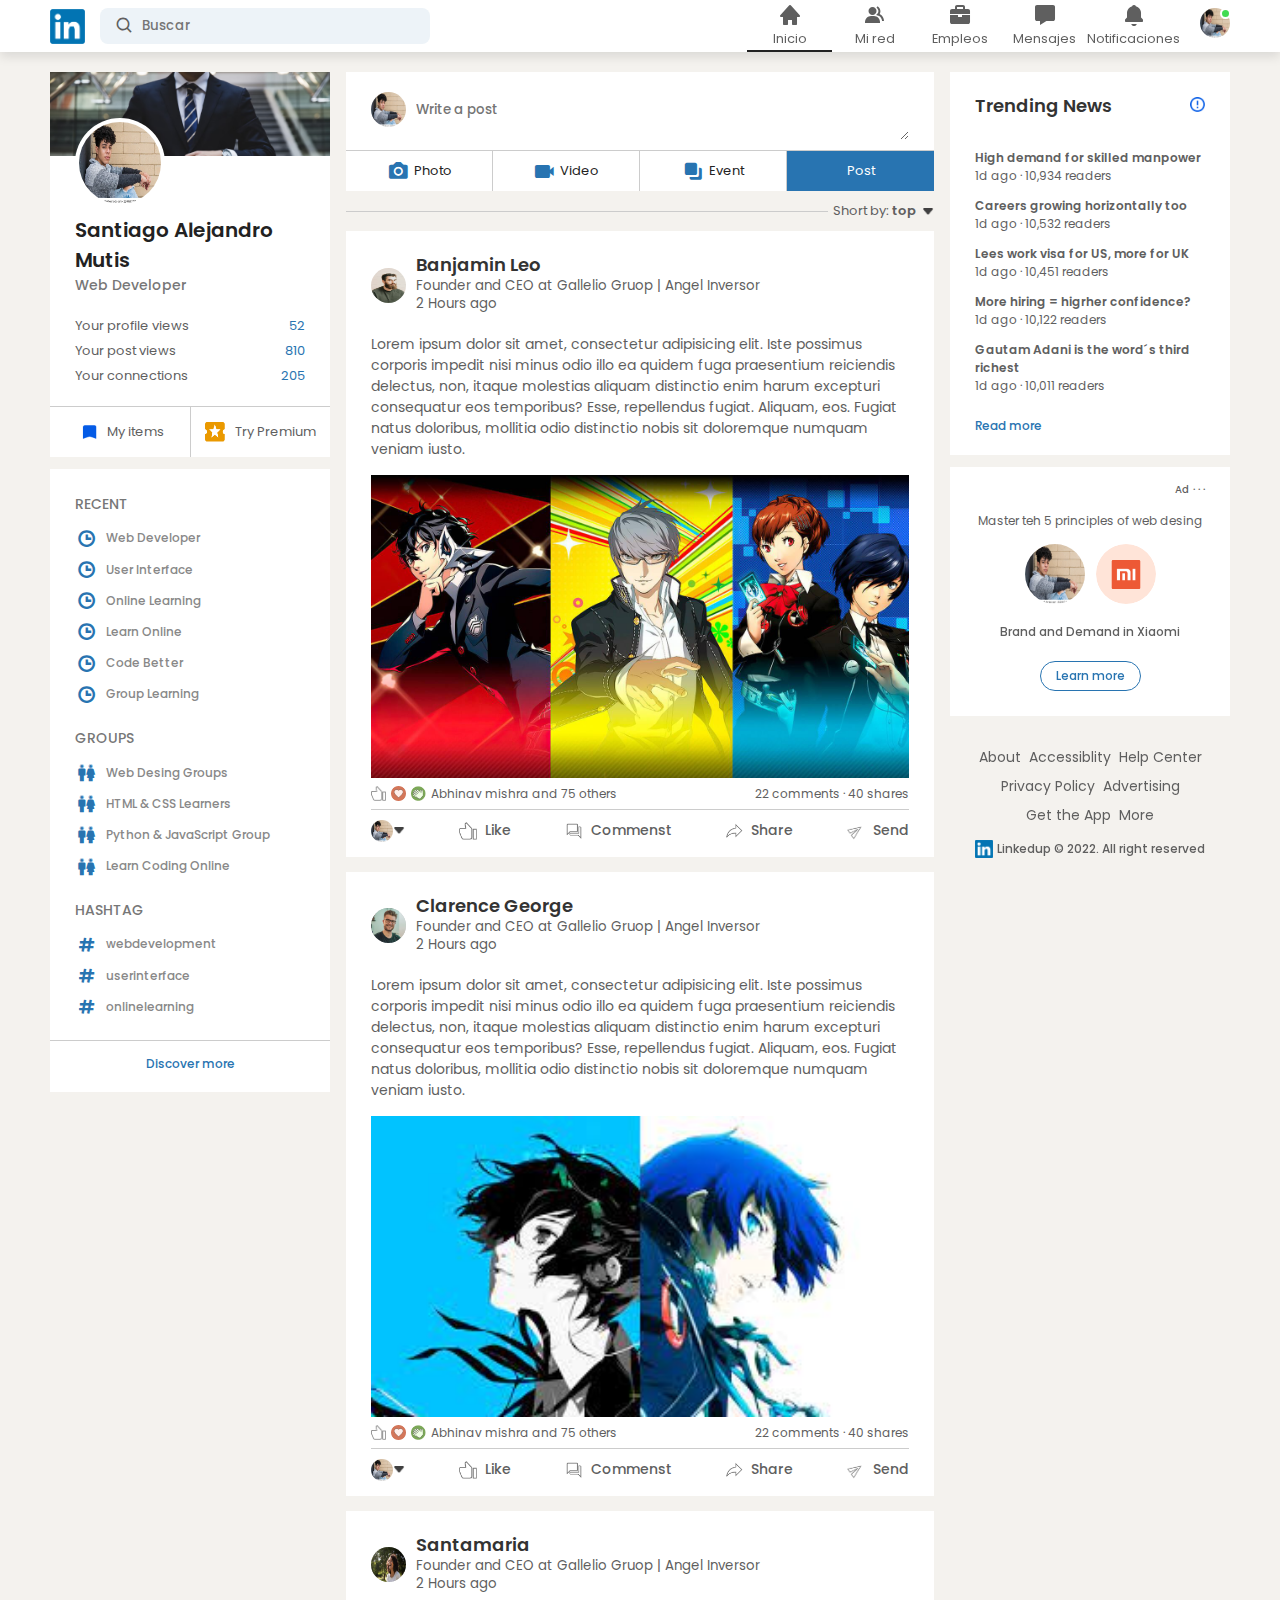
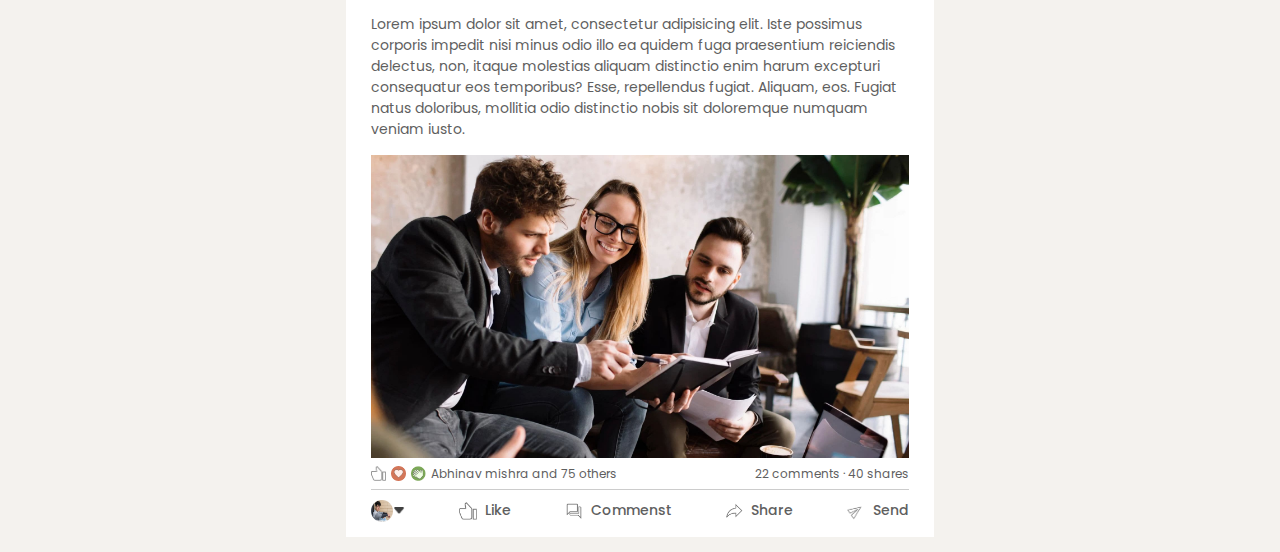
<file: index.html>
<!DOCTYPE html>
<html lang="en">
<head>
  <meta charset="UTF-8">
  <meta name="viewport" content="width=device-width, initial-scale=1.0">
  <title>Linkedin</title>
  <link rel="stylesheet" href="css/style.css">
  <link href='https://unpkg.com/boxicons@2.1.4/css/boxicons.min.css' rel='stylesheet'>
</head>
<body>

    <!-- Header -->
    <header>
      <div class="header__container container">
        <div class="header__left">
          <a href="index.html" class="logo">
            <img src="img/logo.webp" alt="logo" class="logo__img">
          </a>
          <form class="search">
            <i class='search__icon bx bx-search'></i>
            <input class="search__input" type="text" placeholder="Buscar">
          </form>
        </div>
        <div class="header__right">
          <nav class="navigation">
            <ul class="navigation__list">
              <li class="navigation__item">
                <a href="" class="navigation__link active-link">
                  <i class='navigation__icon bx bxs-home'></i>
                  <span class="navigation__span">Inicio</span>
                </a>
              </li>
              <li class="navigation__item">
                <a href="" class="navigation__link">
                  <i class='navigation__icon bx bxs-group'></i>
                  <span class="navigation__span">Mi red</span>
                </a>
              </li>
              <li class="navigation__item">
                <a href="" class="navigation__link">
                  <i class='navigation__icon bx bxs-briefcase'></i>
                  <span class="navigation__span">Empleos</span>
                </a>
              </li>
              <li class="navigation__item">
                <a href="" class="navigation__link">
                  <i class='navigation__icon bx bxs-message'></i>
                  <span class="navigation__span">Mensajes</span>
                </a>
              </li>
              <li class="navigation__item">
                <a href="" class="navigation__link">
                  <i class='navigation__icon bx bxs-bell'></i>
                  <span class="navigation__span">Notificaciones</span>
                </a>  
              </li>
            </ul>
            <!-- Profile menu -->
        <div class="profile">
          <div class="online">   
            <div class="profile-icon navigation__profile">
              <img src="img/user-4.png" alt="profile" />
                <div class="profile-menu-wrap">
                  <div class="profile-menu">
                    <div class="user-info">
                      <img src="img/user-4.png" />
                    <div>
                      <h3>Reinel Hernandez</h3>
                      <a href="profile.html">Seeyour profile</a>
                    </div>
                  </div>
                  <hr />
                  <a href="#" class="profile-menu-link">
                    <img src="img/feedback.png" />
                    <p>Give Feebdack</p>
                    <span>></span>
                  </a>
                  <a href="#" class="profile-menu-link">
                    <img src="img/setting.png" />
                    <p>Setting & Privacy</p>
                    <span>></span>
                  </a>
                  <a href="#" class="profile-menu-link">
                    <img src="img/help.png" />
                    <p>Help & Support</p>
                    <span>></span>
                  </a>
                  <a href="#" class="profile-menu-link">
                    <img src="img/display.png" />
                    <p>Display & Accessiblity</p>
                    <span>></span>
                  </a>
                  <a href="#" class="profile-menu-link">
                    <img src="img/logout.png" />
                    <p>Logout</p>
                    <span>></span>
                  </a>
                </div>
              </div>
            </div>
          </nav>
        </div>
      </div>
    </header>

    <!--layout-->
      <div class="content-layout container">

      <!-- Left Sidebar -->
      <aside class="sidebar">
          <div class="sidebar-profile-box">
            <img src="img/cover-pic.png" width="100%">
            <div class="sidebar-profile-info">
              <img src="img/user-4.png">
              <h1>Santiago Alejandro Mutis</h1>
              <h3>Web Developer</h3>
              <ul>
                <li>Your profile views <span>52</span></li>
                <li>Your post views <span>810</span></li>
                <li>Your connections <span>205</span></li>
              </ul>
            </div>
            <div class="sidebar-profile-link">
              <a href="#"><img src="img/items.png">My items</a>
              <a href="#"><img src="img/premium.png">Try Premium</a>
            </div>
          </div>

          <div class="sidebar-activity">
            <h3>RECENT</h3>
            <a href="#"><i class="bx bx-time"></i> Web Developer </a>
            <a href="#"><i class="bx bx-time"></i> User Interface </a>
            <a href="#"><i class="bx bx-time"></i> Online Learning </a>
            <a href="#"><i class="bx bx-time"></i> Learn Online </a>
            <a href="#"><i class="bx bx-time"></i> Code Better </a>
            <a href="#"><i class="bx bx-time"></i> Group Learning </a>
            <h3>GROUPS</h3>
            <a href="#"><i class="bx bx-male-female"></i> Web Desing Groups </a>
            <a href="#"><i class="bx bx-male-female"></i> HTML &amp; CSS Learners </a>
            <a href="#"><i class="bx bx-male-female"></i> Python &amp; JavaScript Group </a>
            <a href="#"><i class="bx bx-male-female"></i> Learn Coding Online </a>
            <h3>HASHTAG</h3>
            <a href="#"><i class="bx bx-hash"></i> webdevelopment </a>
            <a href="#"><i class="bx bx-hash"></i> userinterface </a>
            <a href="#"><i class="bx bx-hash"></i> onlinelearning </a>
            <div class="discover-more-link">
              <a href="#">Discover more</a>
            </div>
          </div>
      </aside>

      <!-- Main Content-->
      <main class="main">

        <div class="create-post">
          <div class="create-post-input">
            <img src="img/user-4.png">
            <textarea rows="2" placeholder="Write a post"></textarea>
          </div>
          <div class="create-post-links">
            <li>
              <a href="#">
              <i class="bx bxs-camera"></i>
              <span>Photo</span>
              </a>
            </li>
            <li>
              <a href="#">
                <i class="bx bxs-video"></i>
                <span>Video</span>
                </a>
              </li>
            <li>
              <a href="#">
                <i class="bx bx-merge"></i>
                <span>Event</span>
              </a>
              </li>
            <li>
              <a href="#">Post</a>
            </li>
          </div>
        </div>

        <div class="short-by">
          <hr>
          <p>Short by: <span>top <img src="img/down-arrow.png"></span></p>
        </div>

        <div class="post">
          <div class="posts-author">
            <img src="img/user-2.png">
            <div>
              <h1>Banjamin Leo</h1>
              <small>Founder and CEO at Gallelio Gruop | Angel Inversor</small>
              <small>2 Hours ago</small>
            </div>
          </div>
          <p>
            Lorem ipsum dolor sit amet, consectetur adipisicing elit. Iste possimus corporis impedit nisi minus odio illo ea quidem fuga praesentium reiciendis delectus, non, itaque molestias aliquam distinctio enim harum excepturi consequatur eos temporibus? Esse, repellendus fugiat. Aliquam, eos. Fugiat natus doloribus, mollitia odio distinctio nobis sit doloremque numquam veniam iusto.
          </p>
          <img src="img/post-1.png" width="100%">

          <div class="post-stats">
            <div>
              <div class="post-stats-info">
                <img src="img/like.png">
                <img src="img/love.png">
                <img src="img/clap.png">
              </div>
              <span class="liked-users">Abhinav mishra and 75 others</span>
            </div>
            <div>
              <span>22 comments · 40 shares</span>
            </div>
          </div>
          <div class="post-activity">
            <div>
              <img src="img/user-4.png" class="post-activity-user-icon">
              <img src="img/down-arrow.png" class="post-activity-arrow-icon">
            </div>
            <div class="post-activity-link">
              <img src="img/like.png">
              <span>Like</span>
            </div>
            <div class="post-activity-link">
              <img src="img/comment.png">
              <span>Commenst</span>
            </div>
            <div class="post-activity-link">
              <img src="img/share.png">
              <span>Share</span>
            </div>
            <div class="post-activity-link">
              <img src="img/send.png">
              <span>Send</span>
            </div>
          </div>
        </div>

        <div class="post">
          <div class="posts-author">
            <img src="img/user-1.png">
            <div>
              <h1>Clarence George</h1>
              <small>Founder and CEO at Gallelio Gruop | Angel Inversor</small>
              <small>2 Hours ago</small>
            </div>
          </div>
          <p>
            Lorem ipsum dolor sit amet, consectetur adipisicing elit. Iste possimus corporis impedit nisi minus odio illo ea quidem fuga praesentium reiciendis delectus, non, itaque molestias aliquam distinctio enim harum excepturi consequatur eos temporibus? Esse, repellendus fugiat. Aliquam, eos. Fugiat natus doloribus, mollitia odio distinctio nobis sit doloremque numquam veniam iusto.
          </p>
          <img src="img/post-2.png" width="100%">

          <div class="post-stats">
            <div>
              <div class="post-stats-info">
                <img src="img/like.png">
                <img src="img/love.png">
                <img src="img/clap.png">
              </div>
              <span class="liked-users">Abhinav mishra and 75 others</span>
            </div>
            <div>
              <span>22 comments · 40 shares</span>
            </div>
          </div>
          <div class="post-activity">
            <div>
              <img src="img/user-4.png" class="post-activity-user-icon">
              <img src="img/down-arrow.png" class="post-activity-arrow-icon">
            </div>
            <div class="post-activity-link">
              <img src="img/like.png">
              <span>Like</span>
            </div>
            <div class="post-activity-link">
              <img src="img/comment.png">
              <span>Commenst</span>
            </div>
            <div class="post-activity-link">
              <img src="img/share.png">
              <span>Share</span>
            </div>
            <div class="post-activity-link">
              <img src="img/send.png">
              <span>Send</span>
            </div>
          </div>
        </div>

        <div class="post">
          <div class="posts-author">
            <img src="img/user-3.png">
            <div>
              <h1>Santamaria</h1>
              <small>Founder and CEO at Gallelio Gruop | Angel Inversor</small>
              <small>2 Hours ago</small>
            </div>
          </div>
          <p>
            Lorem ipsum dolor sit amet, consectetur adipisicing elit. Iste possimus corporis impedit nisi minus odio illo ea quidem fuga praesentium reiciendis delectus, non, itaque molestias aliquam distinctio enim harum excepturi consequatur eos temporibus? Esse, repellendus fugiat. Aliquam, eos. Fugiat natus doloribus, mollitia odio distinctio nobis sit doloremque numquam veniam iusto.
          </p>
          <img src="img/post-3.png" width="100%">

          <div class="post-stats">
            <div>
              <div class="post-stats-info">
                <img src="img/like.png">
                <img src="img/love.png">
                <img src="img/clap.png">
              </div>
              <span class="liked-users">Abhinav mishra and 75 others</span>
            </div>
            <div>
              <span>22 comments · 40 shares</span>
            </div>
          </div>
          <div class="post-activity">
            <div>
              <img src="img/user-4.png" class="post-activity-user-icon">
              <img src="img/down-arrow.png" class="post-activity-arrow-icon">
            </div>
            <div class="post-activity-link">
              <img src="img/like.png">
              <span>Like</span>
            </div>
            <div class="post-activity-link">
              <img src="img/comment.png">
              <span>Commenst</span>
            </div>
            <div class="post-activity-link">
              <img src="img/share.png">
              <span>Share</span>
            </div>
            <div class="post-activity-link">
              <img src="img/send.png">
              <span>Send</span>
            </div>
          </div>
        </div>

      </main>

      <!-- Rigth Sidebar -->
      <aside class="aside">
        
          <div class="sidebar-news">
            <img src="img/more.png" class="info-icon">
            <h3>Trending News</h3>
            <a href="#">High demand for skilled manpower</a>
            <span>1d ago · 10,934 readers</span>

            <a href="#">Careers growing horizontally too</a>
            <span>1d ago · 10,532 readers</span>

            <a href="#">Lees work visa for US, more for UK</a>
            <span>1d ago · 10,451 readers</span>

            <a href="#">More hiring = higrher confidence?</a>
            <span>1d ago · 10,122 readers</span>

            <a href="#">Gautam Adani is the word´s third richest</a>
            <span>1d ago · 10,011 readers</span>

            <a href="#" class="read-more-link">Read more</a>
          </div>

          <div class="sticky">
            <div class="sidebra-ad">
              <small>Ad · · ·</small>
              <p>Master teh 5 principles of web desing</p>
              <div>
                <img src="img/user-4.png">
                <img src="img/mi-logo.png">
              </div>
              <b>Brand and Demand in Xiaomi</b>
              <a href="#" class="ad-link">Learn more</a>
            </div>

            <div class="sidebar-userful-links">
              <a href="#">About</a>
              <a href="#">Accessiblity</a>
              <a href="#">Help Center</a>
              <a href="#">Privacy Policy</a>
              <a href="#">Advertising</a>
              <a href="#">Get the App</a>
              <a href="#">More</a>
              <div class="copyright-msg">
                <img src="img/logo.webp">
                <p>Linkedup © 2022. All right reserved</p>
              </div>
            </div>
          </div>
      </aside>
    </div>

  </body>
</html>
</file>
<file: css/style.css>
@import url('https://fonts.googleapis.com/css2?family=Poppins:ital,wght@0,100;0,200;0,300;0,400;0,500;0,600;0,700;0,800;0,900;1,100;1,200;1,300;1,400;1,500;1,600;1,700;1,800;1,900&display=swap');
@import url(root.css);

* {
  margin: 0;
  padding: 0;
  box-sizing: border-box;
  font-family: "Poppins", sans-serif;
}

body {
  background-color: var(--color-whiter);
  color: var(--color-gris);
  display: flex;
  flex-direction: column;
}

a {
  text-decoration: none;
  color: var(--color-gris);
}

.container {
  max-width: 1200px;
  width: 100%;
  margin: auto;
  padding: 0 10px;
}

/* nav */
header {
  grid-area: header;
  width: 100%;
  background-color: var(--color-white);
  padding: 0 10px;
  top: 0;
  z-index: 100;
  box-shadow: 0 5px 10px rgba(0, 0, 0, 0.1);
  position: fixed;
}

.header__container {
  display: flex;
  align-items: center;
  justify-content: space-between;
}

.header__left {
  display: flex;
  align-items: center;
  flex: 0 1 380px;
}

.logo__img {
  width: 35px;
  margin-right: 15px;
  display: block;
}

.search {
  background-color: var(--color-whiter2);
  border-radius: 8px;
  display: flex;
  align-items: center;
  padding: 0 15px;
  width: 100%;
}

.search__icon {
  font-size: 1.2rem;
}

.search__input {
  width: 100%;
  background-color: transparent;
  padding: 8px;
  outline: none;
  border: 0;
}

.navigation {
  display: flex;
  align-items: center;
  gap: 20px;
}

.navigation__list {
  display: flex;
  align-items: center;
  list-style: none;
}

.navigation__item {
  display: flex;
  align-items: center;
}

.navigation__link {
  display: flex;
  align-items: center;
  justify-content: center;
  flex-direction: column;
  gap: 2px;
  text-align: center;
  font-weight: 400;
  min-height: 52px;
  min-width: 85px;
  position: relative;
  transition: 1s;
}

.navigation__link:hover {
  color: var(--color-black);
}

.navigation__icon {
  font-size: 1.5rem;
}

.navigation__span {
  font-size: 0.8rem;
}

.navigation__link::after {
  content: "";
  width: 0;
  /*100%*/
  height: 2px;
  background-color: var(--color-black);
  position: absolute;
  bottom: 0px;
  transition: width 0.3s;
}

.navigation__link:hover::after,
.navigation__link.active-link::after {
  width: 100%;
}

.online {
  position: relative;
}

.online::after {
  content: "";
  height: 7px;
  width: 7px;
  border: 2px solid var(--color-white);
  border-radius: 50%;
  left: 20px;
  top: 0px;
  background-color: var(--color-green);
  position: absolute;
}

.profile {
  position: relative;
}

.navigation__profile {
  width: 30px;
  height: 30px;
  border-radius: 50%;
  display: block;
  cursor: pointer;
  position: relative;
}
/* nav */

/* layout profile */

.content-layout {
  display: grid;
  grid-template-rows: auto;
  grid-template-columns: 280px 1fr 280px;
  grid-template-areas: "sidebar main aside";
  gap: 1rem;
  height: 100vh;
  padding-top: calc(52px + 20px);
}

/* Profile menu */
.profile-icon {
  display: flex;
  align-items: center;
  position: relative;
  display: inline-block;
}

.profile-menu-wrap {
  position: absolute;
  top: 100%;
  right: 0;
  width: 320px;
  max-height: 0;
  overflow: hidden;
  transition: max-height 0.5s;
}

.profile-icon:hover .profile-menu-wrap {
  max-height: 400px;
}

.profile-menu {
  background-color: #222;
  color: var(--color-white);
  padding: 20px;
  margin: 10px;
}

.profile-icon img {
  width: 30px;
  height: 30px;
  border-radius: 50%;
  margin-right: 15px;
}

.profile-icon h3 {
  font-weight: 500;
  margin-bottom: -7px;
}

.profile-icon a {
  color: var(--color-gris2);
  font-size: 13px;
}

.user-info {
  display: flex;
  align-items: center;
}

.user-info img {
  width: 50px;
  height: 50px;
  border-radius: 50%;
  margin-right: 15px;
}

.user-info h3 {
  font-weight: 500;
  margin-bottom: -7px;
}

.user-info a {
  color: var(--color-gris2);
  font-size: 13px;
}

.profile-menu hr {
  border: 0;
  height: 1px;
  width: 100%;
  background-color: var(--color-white);
  margin: 15px 0 10px;
}

.profile-menu-link {
  display: flex;
  align-items: center;
  color: var(--color-white);
  margin: 12px 0;
  font-size: 14px;
}

.profile-menu-link p {
  width: 100%;
}

.profile-menu-link img {
  width: 35px;
  height: 35px;
  border-radius: 50%;
  margin-right: 15px;
}
/* left sidebar */

.sidebar {
  grid-area: sidebar;
}

.sticky {
  position: sticky;
  top: 73px;
}

.sidebar-profile-box {
  background-color: var(--color-white);
}

.sidebar-profile-info {
  padding: 0 25px;
}

.sidebar-profile-info img {
  width: 90px;
  height: 90px;
  border-radius: 50%;
  background-color: var(--color-white);
  padding: 4px;
  margin-top: -45px;
}

.sidebar-profile-info h1 {
  font-size: 20px;
  font-weight: 600;
  color: var(--color-black);
}

.sidebar-profile-info h3 {
  font-size: 14px;
  font-weight: 500;
  color: var(--color-gris4);
}

.sidebar-profile-info ul {
  list-style: none;
  margin: 20px 0;
}

.sidebar-profile-info ul li {
  width: 100%;
  margin: 5px 0;
  font-size: 13px;
}

.sidebar-profile-info ul li span {
  float: right;
  color: var(--color-blue);
}

.sidebar-profile-link {
  display: flex;
  align-items: center;
  border-top: 1px solid var(--color-white2);
}

.sidebar-profile-link a {
  display: flex;
  flex-basis: 50%;
  align-items: center;
  justify-content: center;
  padding: 15px 0;
  font-size: 13px;
  border-left: 1px solid var(--color-white2);
}

.sidebar-profile-link a:first-child {
  border-left: 0;
}

.sidebar-profile-link a img {
  width: 20px;
  height: 20px;
  margin-right: 10px;
}

.sidebar-activity {
  background-color: var(--color-white);
  padding: 5px 25px;
  margin: 12px 0;
}

.sidebar-activity h3 {
  color: var(--color-gris4);
  font-size: 14px;
  font-weight: 500;
  margin: 20px 0 10px;
}

.sidebar-activity a {
  display: flex;
  align-items: center;
  font-size: 12px;
  font-weight: 500;
  color: var(--color-gris3);
  margin: 4px 0;
  padding: 4px 2px;
  transition: 0.5s;
}

.sidebar-activity a:hover {
  background-color: var(--color-whiter2);
}

.sidebar-activity a i {
  font-size: 1.2rem;
  margin-right: 10px;
  font-weight: 600;
  color: var(--color-blue);
}

.discover-more-link {
  border-top: 1px solid var(--color-white2);
  text-align: center;
  margin-top: 20px;
  margin-left: -25px;
  margin-right: -25px;
}

.discover-more-link a {
  color: var(--color-blue);
  display: inline-block;
  margin: 10px 0;
}

/* left sidebar */

/* Main */
.main {
  grid-area: main;
}

.create-post {
  background-color: var(--color-white);
}

.create-post-input {
  padding: 20px 25px 10px;
  display: flex;
  align-items: flex-start;
}

.create-post-input img {
  width: 35px;
  height: 35px;
  border-radius: 50%;
  margin-right: 10px;
}

.create-post-input textarea {
  width: 100%;
  border: 0;
  outline: none;
  background: transparent;
  margin-top: 8px;
  resize: vertical;
  overflow: auto;
}

::placeholder {
  font-weight: 500;
}

.create-post-links {
  display: flex;
  align-items: flex-start;
}

.create-post-links li {
  list-style: none;
  border-top: 1px solid var(--color-white2);
  border-right: 1px solid var(--color-white2);
  font-size: 13px;
  display: flex;
  flex-basis: 25%;
  align-items: center;
  justify-content: center;
}

.create-post-links li a {
  display: flex;
  align-items: center;
  justify-content: center;
  width: 100%;
  height: 40px;
  transition: 0.5s;
  color: var(--color-white);
}

.create-post li a span {
  color: var(--color-black);
}

.create-post-links li a:hover {
  background-color: var(--color-white2);
}

.create-post-links li:last-child {
  border-right: 0;
  background-color: var(--color-blue);
  color: var(--color-white);
}

.create-post-links li i {
  font-size: 1.4rem;
  color: var(--color-blue);
  margin-right: 5px;
}

.short-by {
  display: flex;
  align-items: center;
  margin: 10px 0;
}

.short-by hr {
  flex: 1;
  border: 0;
  height: 1px;
  background-color: var(--color-white2);
}

.short-by p {
  font-size: 13px;
  padding-left: 5px;
}

.short-by p span {
  font-weight: 600;
  cursor: pointer;
}

.short-by p span img {
  width: 12px;
  margin-left: 3px;
}

.post {
  background-color: var(--color-white);
  padding: 20px 25px 5px;
  margin: 5px 0 15px;
}

.posts-author {
  display: flex;
  align-items: center;
  margin-bottom: 20px;
}

.posts-author img {
  width: 35px;
  height: 35px;
  border-radius: 50%;
  margin-right: 10px;
  margin-top: 5px;
  background-color: var(--color-white2);
}

.posts-author h1 {
  font-size: 18px;
  font-weight: 600;
  color: var(--color-black2);
}

.posts-author small {
  display: block;
  margin-top: -2px;
}

.post p {
  font-size: 14px;
  margin-bottom: 15px;
}

.post-stats {
  display: flex;
  flex-wrap: wrap;
  align-items: center;
  justify-content: space-between;
  font-size: 12px;
  border-bottom: 1px solid var(--color-white2);
  padding-bottom: 6px;
}

.post-stats div {
  display: flex;
  align-items: center;
}

.post-stats-info {
  display: flex;
  gap: 10px;
}

.post-stats img {
  width: 15px;
  height: 15px;
  margin-right: -5px;
}

.liked-users {
  margin-left: 10px;
}

.post-activity {
  display: flex;
  align-items: center;
  justify-content: space-between;
  padding: 10px 0;
  font-size: 14px;
  font-weight: 500;
}

.post-activity div {
  display: flex;
  align-items: center;
}

.post-activity-user-icon {
  width: 22px;
  height: 22px;
  border-radius: 50%;
}

.post-activity-arrow-icon {
  width: 12px;
  border-left: 5px;
}

.post-activity-link img {
  width: 18px;
  height: 18px;
  margin-right: 8px;
}
/* Main */

/* Rigth sidebar */
.aside {
  grid-area: aside;
}

.sidebar-news {
  background-color: var(--color-white);
  padding: 10px 25px;
}

.info-icon {
  width: 15px;
  float: right;
  margin-top: 15px;
}

.sidebar-news h3 {
  font-size: 18px;
  font-weight: 600;
  color: #333;
  margin: 10px 0 30px;
}

.sidebar-news a {
  display: block;
  font-size: 12px;
  font-weight: 600;
  margin-top: 10px;
  margin-bottom: -5px;
}

.sidebar-news span {
  font-size: 12px;
}

.sidebar-news .read-more-link {
  color: var(--color-blue);
  font-weight: 500;
  margin: 20px 0 10px;
}

.sidebra-ad {
  background-color: var(--color-white);
  padding: 15px 25px;
  text-align: center;
  margin: 12px 0;
  font-size: 12px;
}

.sidebra-ad img {
  width: 60px;
  height: 60px;
  border-radius: 50%;
  margin: 4px;
}

.sidebra-ad small {
  float: right;
  font-weight: 500;
}

.sidebra-ad p {
  margin-top: 30px;
  margin-bottom: 10px;
}

.sidebra-ad b {
  display: block;
  font-weight: 500;
  margin-top: 10px;
}

.ad-link {
  display: inline-block;
  border: 1px solid var(--color-blue);
  border-radius: 30px;
  padding: 5px 15px;
  color: var(--color-blue);
  font-weight: 500;
  margin: 20px auto 10px;
}

.sidebar-userful-links {
  padding: 15px 25px;
  text-align: center;
}

.sidebar-userful-links a {
  display: inline-block;
  font-size: 14px;
  margin: 4px 2px;
}

.copyright-msg {
  display: flex;
  align-items: center;
  justify-content: center;
  font-size: 12px;
  margin-top: 10px;
  font-weight: 500;
}

.copyright-msg img {
  width: 18px;
  margin-right: 4px;
}

/* Rigth sidebar */

/* Profile */
.profile-container {
  background-color: var(--color-white);
}

.profile-container-inner {
  padding: 0 4% 10px;
}

.profile-pic {
  width: 150px;
  border-radius: 50%;
  margin-top: -75px;
  padding: 5px;
  background-color: var(--color-white);
}

.profile-container h1 {
  font-size: 28px;
  font-weight: 600;
  color: var(--color-black);
}

.profile-container b {
  font-weight: 500;
}

.profile-container p {
  margin-top: 5px;
}

.profile-container p a {
  color: var(--color-blue);
}

.mutual-connection {
  display: flex;
  align-items: center;
  margin: 20px 0;
}

.mutual-connection img {
  width: 30px;
  height: 30px;
  border-radius: 50%;
  margin-right: 5px;
}

.profile-btn {
  margin: 20px 0;
}

.profile-btn a {
  display: inline-flex;
  align-items: center;
  background-color: var(--color-whiter2);
  padding: 6px 15px;
  border-radius: 4px;
  margin-right: 10px;
}

.profile-btn a img {
  width: 18px;
  height: 18px;
  margin-right: 5px;
}

.profile-btn .primary-btn {
  background-color: var(--color-blue);
  color: var(--color-white);
}

.profile-description {
  background-color: var(--color-white);
  padding: 20px 4% 30px;
  margin: 12px 0;
}

.profile-description h2 {
  color: var(--color-black2);
  margin: 10px 0 20px;
}

.see-more-link {
  display: block;
  text-align: right;
  font-size: 15px;
}

.profile-desc-row {
  display: flex;
  align-items: flex-start;
  margin: 20px 0;
}

.profile-desc-row img {
  width: 50px;
  height: 50px;
  margin-right: 25px;
  margin-top: 5px;
}

.profile-desc-row div {
  width: 100%;
}

.profile-desc-row h3 {
  font-size: 18px;
  font-weight: 600;
  color: var(--color-black2);
}

.profile-desc-row b {
  display: block;
  font-weight: 500;
  font-size: 15px;
}

.profile-desc-row p {
  margin-top: 15px;
}

.profile-desc-row hr {
  border: 0;
  border-bottom: 1px solid var(--color-gris5);
  margin-top: 10px;
}

.experience-link {
  display: flex;
  align-items: center;
  justify-content: center;
  padding-top: 20px;
  font-weight: 500;
}

.experience-link img {
  width: 20px;
  height: 20px;
  margin-left: 8px;
}

.skills-btn {
  display: inline-block;
  margin: 10px 5px;
  padding: 6px 18px;
  border: 1px solid var(--color-gris4);
  border-radius: 30px;
  font-size: 12px;
  font-weight: 500;
}

.language-btn {
  display: inline-block;
  margin: 10px 5px;
  padding: 6px 18px;
  background-color: var(--color-whiter2);
  font-size: 12px;
  font-weight: 500;
}
/* Profile */

/* Profile sidebar */
.profile-sidebar .sidebra-ad {
  margin: 0;
}

.sidebar-people {
  background-color: var(--color-white);
  padding: 15px 25px;
  margin: 12px 0;
  font-size: 12px;
}

.profile-sidebar-img{
  height: 50px;
  width: 50px;
}

.sidebar-people h3 {
  font-size: 16px;
  font-weight: 600;
  margin: 10px 0 20px;
}

.sidebar-people-row {
  display: flex;
  align-items: flex-start;
  margin: 6px 0;
}

.sidebar-people-row img {
  width: 40px;
  height: 40px;
  border-radius: 50%;
  margin-right: 8px;
  margin-top: 5px;
}

.sidebar-people-row h2 {
  font-weight: 500;
  font-size: 16px;
}

.sidebar-people-row a {
  display: inline-block;
  margin: 10px 0;
  padding: 5px 25px;
  border: 1px solid var(--color-gris);
  border-radius: 30px;
  font-weight: 500;
}

.profile-footer {
  grid-area: profile-footer;
}
/* Profile sidebar */
</file>
